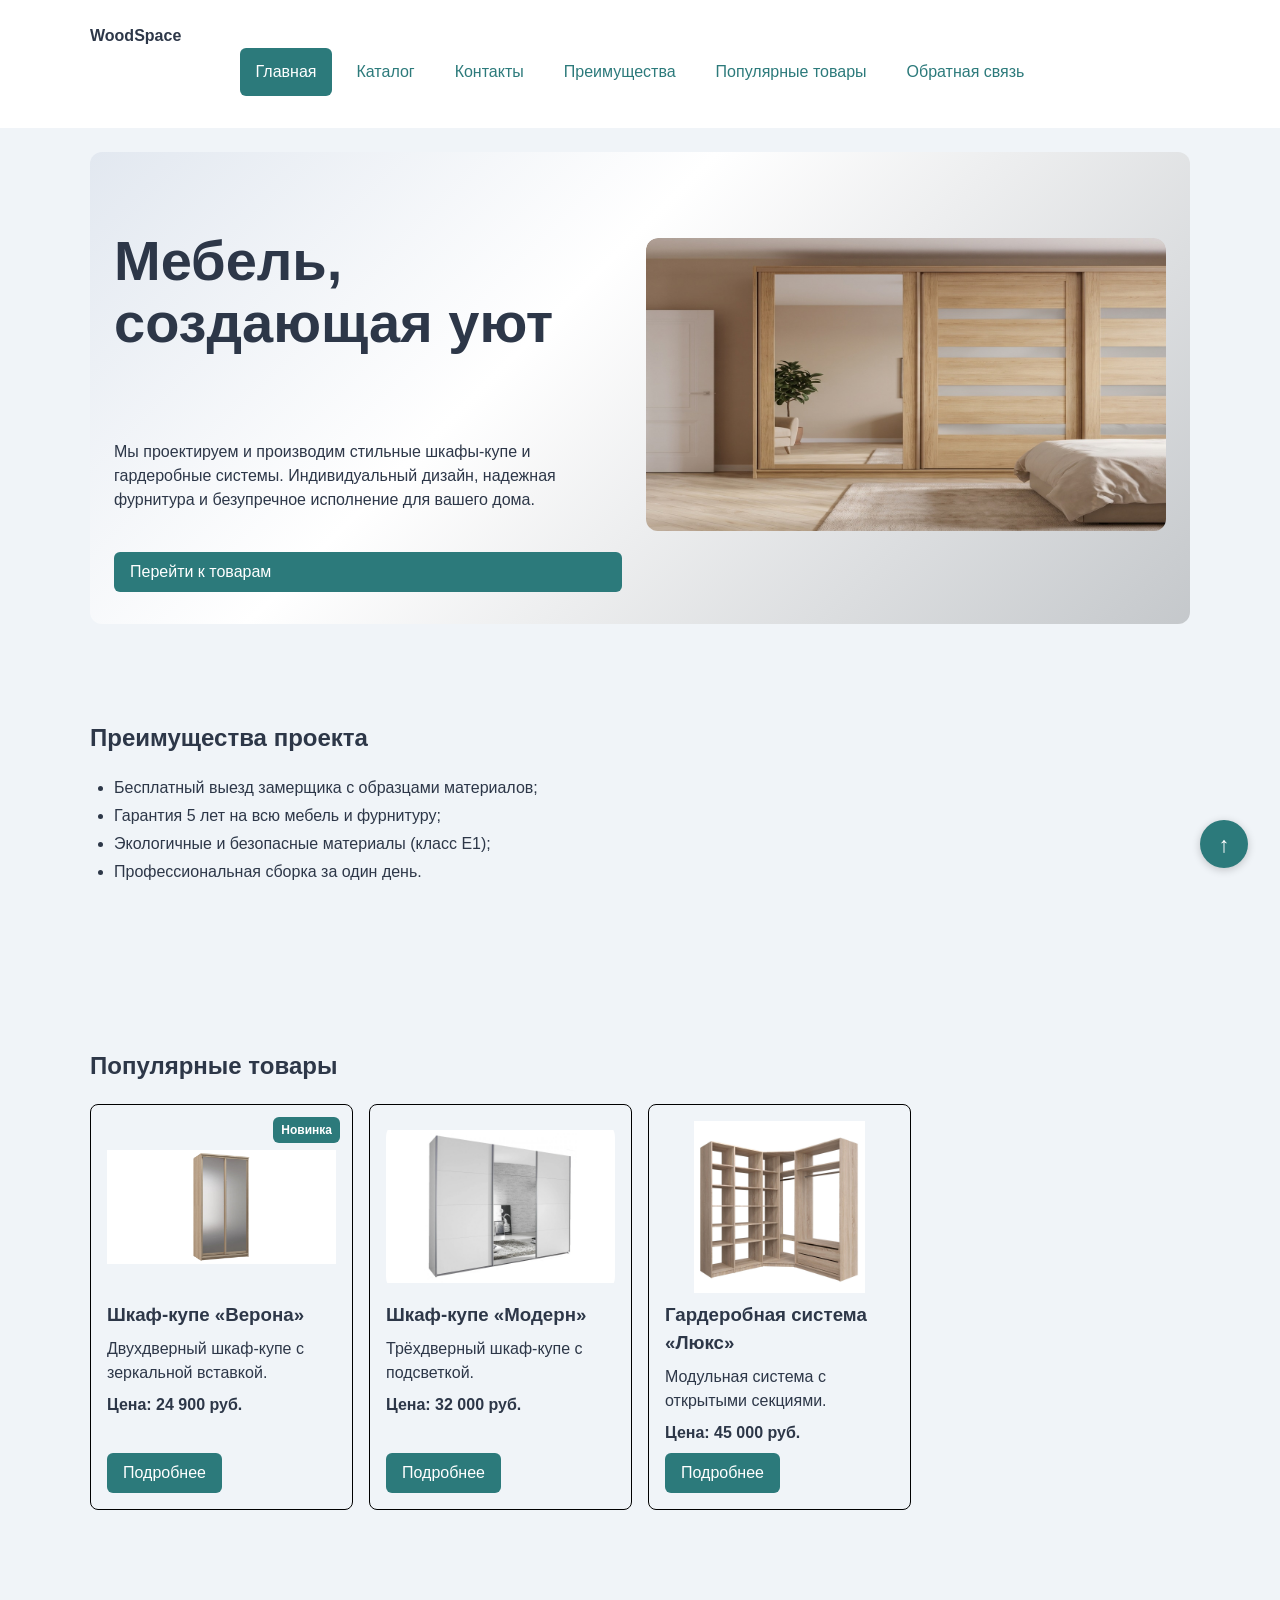
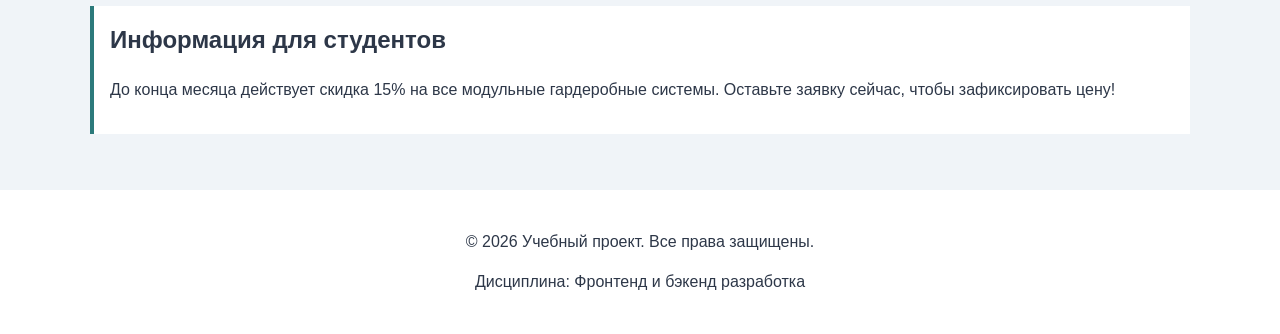
<file: index.html>
<!DOCTYPE html>
<html lang="ru">
<head>
  <meta charset="UTF-8">
  <meta name="viewport" content="width=device-width, initial-scale=1.0">
  <title>WoodSpace</title>
  <link rel="stylesheet" href="css/style.css">
  <link rel="stylesheet" href="css/responsive.css">
  <script src="js/main.js" defer></script>
  <meta property="og:type" content="website">
  <meta property="og:title" content="WoodSpace">
  <meta property="og:description" content="WoodSpace - магазин фурнитуры.">
  <meta property="og:image" content="https://kyarlykov.github.io/kr1-html-css-shop/images/preview.jpg">
</head>
<body>
  <a class="skip-link" href="#main">Перейти к основному содержимому</a>
  <header class="site-header">
    <div class="site-header__inner">
      <a class="site-header__logo" href="index.html">WoodSpace</a>

      <nav class="site-nav" aria-label="Основная навигация">
        <ul class="site-nav__list">
          <li class="site-nav__item">
            <a class="site-nav__link site-nav__link--active" href="index.html" aria-current="page">Главная</a>
          </li>
          <li class="site-nav__item">
            <a class="site-nav__link" href="catalog.html">Каталог</a>
          </li>
          <li class="site-nav__item">
            <a class="site-nav__link" href="contacts.html">Контакты</a>
          </li>
          <li class="site-nav__item">
            <a class="site-nav__link" href="index.html#advantages">Преимущества</a>
          </li>
          <li class="site-nav__item">
            <a class="site-nav__link" href="index.html#popular">Популярные товары</a>
          </li>
          <li class="site-nav__item">
            <a class="site-nav__link" href="index.html#contacts">Обратная связь</a>
          </li>
        </ul>
      </nav>
    </div>
  </header>

  <main id="main" class="page-main">
    <section class="hero">
      <div class="hero__content">
        <h1 class="hero__title">Мебель, создающая уют</h1>
        <p>
          Мы проектируем и производим стильные шкафы-купе и гардеробные системы. 
          Индивидуальный дизайн, надежная фурнитура и безупречное исполнение для вашего дома.
        </p>
        <a class="button button--primary" href="#popular">Перейти к товарам</a>
      </div>

      <div class="hero__carousel">
        <picture class="hero__slide">
          <source media="(min-width: 1024px)" srcset="images/hero-desktop.jpg">
          <source media="(min-width: 768px)" srcset="images/hero-tablet.jpg">
          <img src="images/hero-mobile.jpg" alt="Шкаф-купе из светлого дерева">
        </picture>

        <picture class="hero__slide">
          <source media="(min-width: 1024px)" srcset="images/hero-desktop2.jpg">
          <source media="(min-width: 768px)" srcset="images/hero-tablet2.jpg">
          <img src="images/hero-mobile2.jpg" alt="Шкаф-купе с матовыми вставками">
        </picture>
      </div>
    </section>

    <section class="section" id="advantages">
      <h2 class="section__title">Преимущества проекта</h2>

      <ul class="advantages">
        <li class="advantages__item">Бесплатный выезд замерщика с образцами материалов;</li>
        <li class="advantages__item">Гарантия 5 лет на всю мебель и фурнитуру;</li>
        <li class="advantages__item">Экологичные и безопасные материалы (класс E1);</li>
        <li class="advantages__item">Профессиональная сборка за один день.</li>
      </ul>
    </section>

    <section class="section" id="popular">
      <h2 class="section__title">Популярные товары</h2>
      <div class="products-grid">
        <article class="product-card product-card--featured">
          <span class="product-card__badge">Новинка</span>
          <img class="product-card__image" src="images/wardrobe-verona.jpg" alt="Шкаф-купе «Верона»" loading="lazy">
          <h3 class="product-card__title">Шкаф-купе «Верона»</h3>
          <p class="product-card__description">Двухдверный шкаф-купе с зеркальной вставкой.</p>
          <p class="product-card__price">Цена: 24 900 руб.</p>
          <a class="button button--primary product-card__button" href="product.html?id=1">Подробнее</a>
        </article>

        <article class="product-card">
          <img class="product-card__image" src="images/wardrobe-modern.jpg" alt="Шкаф-купе «Модерн»" loading="lazy">
          <h3 class="product-card__title">Шкаф-купе «Модерн»</h3>
          <p class="product-card__description">Трёхдверный шкаф-купе с подсветкой.</p>
          <p class="product-card__price">Цена: 32 000 руб.</p>
          <a class="button button--primary product-card__button" href="product.html?id=3">Подробнее</a>
        </article>

        <article class="product-card">
          <img class="product-card__image" src="images/wardrobe-lux.jpg" alt="Гардеробная система «Люкс»" loading="lazy">
          <h3 class="product-card__title">Гардеробная система «Люкс»</h3>
          <p class="product-card__description">Модульная система с открытыми секциями.</p>
          <p class="product-card__price">Цена: 45 000 руб.</p>
          <a class="button button--primary product-card__button" href="product.html?id=5">Подробнее</a>
        </article>
      </div>
    </section>

    <aside class="info-note">
      <h2 class="info-note__title">Информация для студентов</h2>
      <p>
        До конца месяца действует скидка 15% на все модульные гардеробные системы. 
        Оставьте заявку сейчас, чтобы зафиксировать цену!
      </p>
    </aside>
  </main>

  <footer class="site-footer" id="contacts">
    <p>&copy; 2026 Учебный проект. Все права защищены.</p>
    <p>Дисциплина: Фронтенд и бэкенд разработка</p>
  </footer>

  <dialog class="order-dialog" id="order-dialog" aria-labelledby="order-dialog-title">
    <h2 class="order-dialog__title" id="order-dialog-title">Оформление заявки</h2>

    <form class="order-form" id="order-form" action="#" method="post" novalidate>
      <input id="selected-product" name="selected-product" type="hidden">

      <div class="order-form__field">
        <label class="order-form__label" for="order-name">Имя</label>
        <input
          class="order-form__input"
          id="order-name"
          name="name"
          type="text"
          placeholder="Введите ваше имя"
          minlength="2"
          autocomplete="given-name"
          required
        >
      </div>

      <div class="order-form__field">
        <label class="order-form__label" for="order-email">E-mail</label>
        <input
          class="order-form__input"
          id="order-email"
          name="email"
          type="email"
          placeholder="example@mail.ru"
          autocomplete="email"
          required
        >
      </div>

      <div class="order-form__field">
        <label class="order-form__label" for="order-phone">Телефон</label>
        <input
          class="order-form__input"
          id="order-phone"
          name="phone"
          type="tel"
          inputmode="tel"
          placeholder="+7 (900) 000-00-00"
          pattern="^\+7 \(\d{3}\) \d{3}-\d{2}-\d{2}$"
          required
          aria-describedby="phone-hint" 
        >
        <small class="order-form__hint" id="phone-hint">Формат: +7 (900) 000-00-00</small>
      </div>

      <div class="order-form__field">
        <label class="order-form__label" for="order-date">Дата связи</label>
        <input
          class="order-form__input"
          id="order-date"
          name="date"
          type="date"
        >
      </div>

      <div class="order-form__field">
        <label class="order-form__label" for="order-topic">Тема заявки</label>
        <select class="order-form__select" id="order-topic" name="topic" required>
          <option value="">Выберите тему</option>
          <option value="product">Заказ товара</option>
          <option value="consultation">Консультация</option>
          <option value="delivery">Доставка</option>
        </select>
      </div>

      <div class="order-form__field">
        <label class="order-form__label" for="order-comment">Комментарий</label>
        <textarea
          class="order-form__textarea"
          id="order-comment"
          name="comment"
          rows="4"
          placeholder="Укажите дополнительную информацию"
        ></textarea>
      </div>

      <div class="order-form__field order-form__field--checkbox">
        <label class="order-form__label">
          <input
            class="order-form__checkbox"
            id="order-agreement"
            name="agreement"
            type="checkbox"
            required
          >
          Я согласен на обработку данных
        </label>
      </div>

      <div class="order-form__actions">
        <button class="button button--secondary" type="button" id="close-order-dialog">
          Закрыть
        </button>
        <button class="button button--primary" type="submit">
          Отправить заявку
        </button>
      </div>
    </form>
  </dialog>

  <p class="success-message" id="success-message" hidden>
    Форма успешно отправлена!
  </p>
  <a class="to-top" href="#" aria-label="Наверх">↑</a>
</body>
</html>
</file>
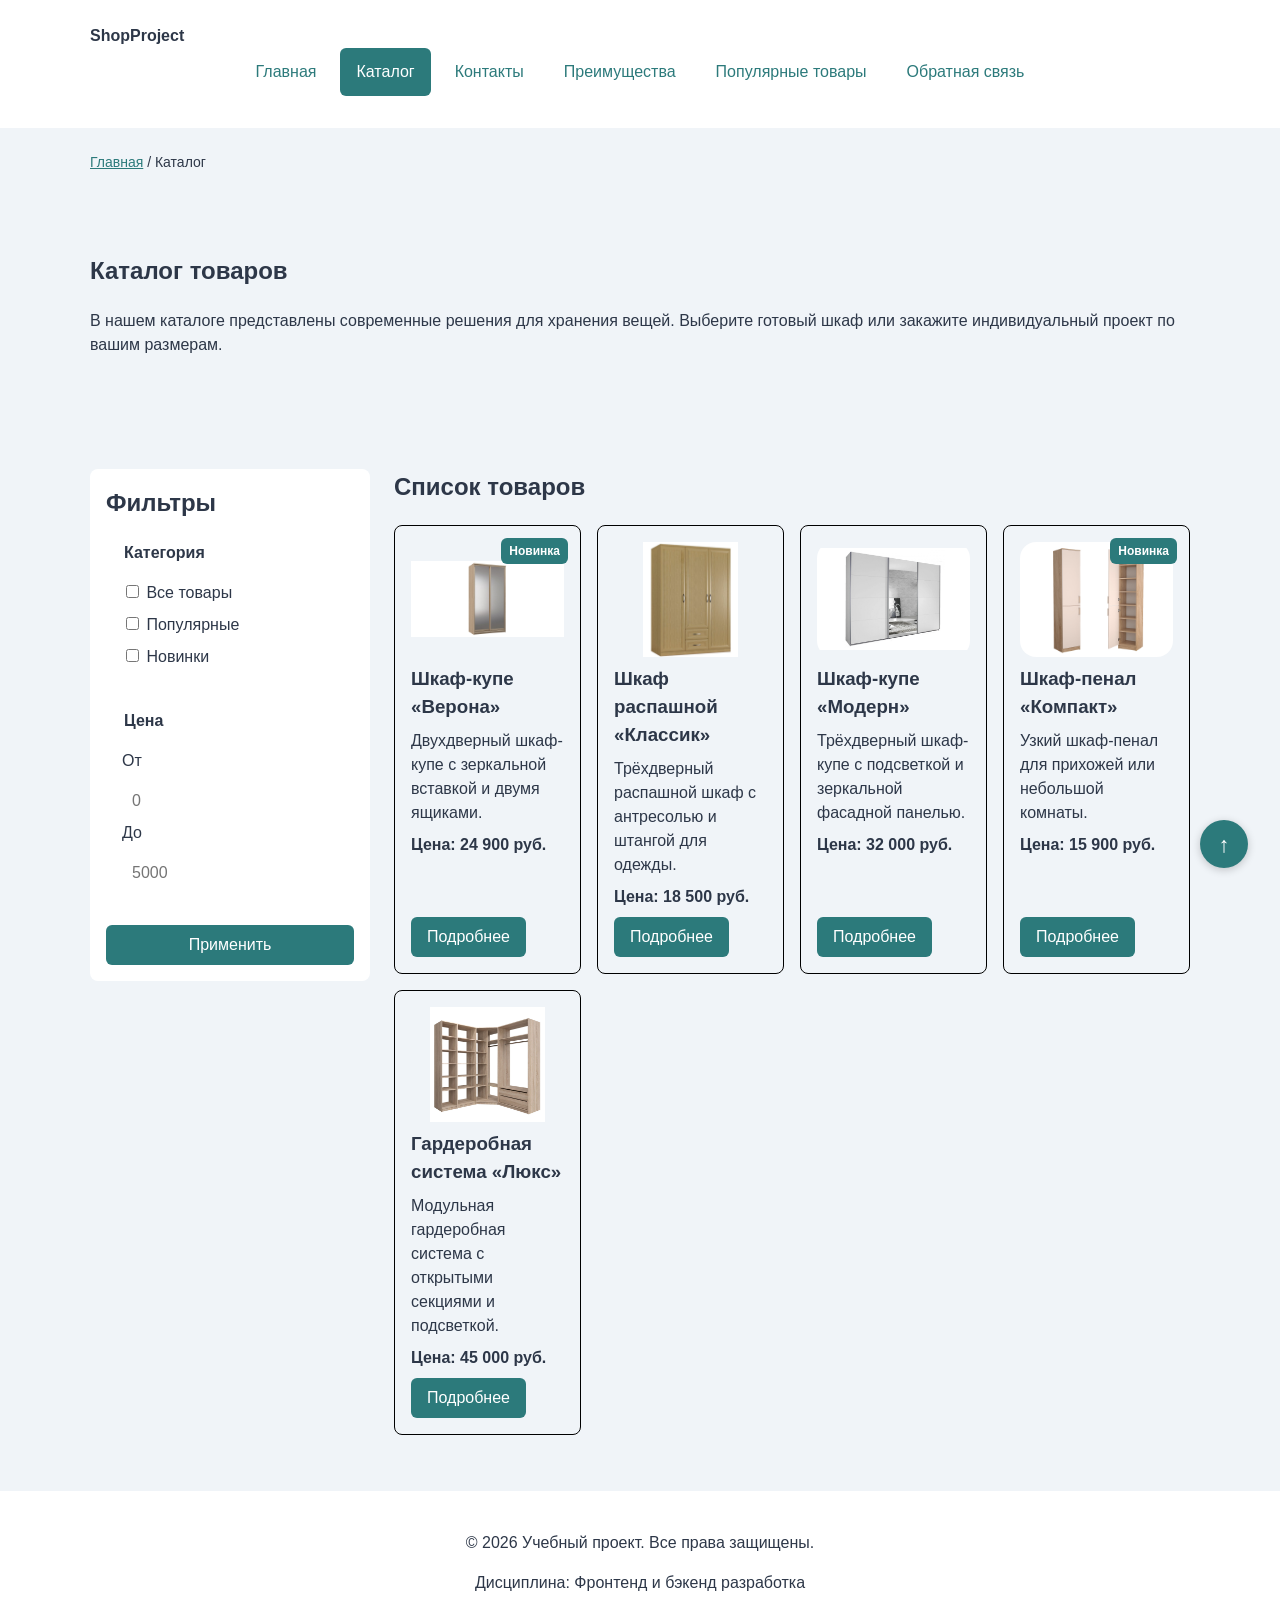
<file: catalog.html>
<!DOCTYPE html>
<html lang="ru">
<head>
  <meta charset="UTF-8">
  <meta name="viewport" content="width=device-width, initial-scale=1.0">
  <meta name="description" content="Каталог товаров учебного интернет-магазина.">
  <title>Каталог товаров — Учебный интернет-магазин</title>
  <link rel="stylesheet" href="css/style.css">
  <link rel="stylesheet" href="css/responsive.css">
  <meta property="og:type" content="website">
  <meta property="og:title" content="Каталог товаров — Учебный интернет-магазин">
  <meta property="og:description" content="Учебный frontend-проект интернет-магазина.">
  <meta property="og:image" content="https://kyarlykov.github.io/kr1-html-css-shop/images/preview.jpg">
</head>
<body>
  <a class="skip-link" href="#main">Перейти к основному содержимому</a>
  <header class="site-header">
    <div class="site-header__inner">
      <a class="site-header__logo" href="index.html">ShopProject</a>

      <nav class="site-nav" aria-label="Основная навигация">
        <ul class="site-nav__list">
          <li class="site-nav__item">
            <a class="site-nav__link" href="index.html">Главная</a>
          </li>
          <li class="site-nav__item">
            <a class="site-nav__link site-nav__link--active" href="catalog.html" aria-current="page">Каталог</a>
          </li>
          <li class="site-nav__item">
            <a class="site-nav__link" href="contacts.html">Контакты</a>
          </li>
          <li class="site-nav__item">
            <a class="site-nav__link" href="index.html#advantages">Преимущества</a>
          </li>
          <li class="site-nav__item">
            <a class="site-nav__link" href="index.html#popular">Популярные товары</a>
          </li>
          <li class="site-nav__item">
            <a class="site-nav__link" href="index.html#contacts">Обратная связь</a>
          </li>
        </ul>
      </nav>
    </div>
  </header>

  <main id="main" class="page-main">
    <nav class="breadcrumbs" aria-label="Хлебные крошки">
      <a class="breadcrumbs__link" href="index.html">Главная</a>
      <span class="breadcrumbs__current">Каталог</span>
    </nav>

    <section class="section">
      <h1 class="section__title">Каталог товаров</h1>
      <p>
        В нашем каталоге представлены современные решения для хранения вещей. 
        Выберите готовый шкаф или закажите индивидуальный проект по вашим размерам.
      </p>
    </section>

    <section class="catalog-layout">
      <aside class="catalog-filters">
        <h2 class="catalog-filters__title">Фильтры</h2>

        <form class="catalog-filters__form" action="#" method="get">
          <fieldset class="catalog-filters__group">
            <legend class="catalog-filters__legend">Категория</legend>

            <label class="catalog-filters__label">
              <input class="catalog-filters__checkbox" type="checkbox" name="category" value="all">
              Все товары
            </label>

            <label class="catalog-filters__label">
              <input class="catalog-filters__checkbox" type="checkbox" name="category" value="popular">
              Популярные
            </label>

            <label class="catalog-filters__label">
              <input class="catalog-filters__checkbox" type="checkbox" name="category" value="new">
              Новинки
            </label>
          </fieldset>

          <fieldset class="catalog-filters__group">
            <legend class="catalog-filters__legend">Цена</legend>

            <label class="catalog-filters__label" for="price-from">От</label>
            <input class="catalog-filters__input" id="price-from" name="price-from" type="number" min="0" placeholder="0">

            <label class="catalog-filters__label" for="price-to">До</label>
            <input class="catalog-filters__input" id="price-to" name="price-to" type="number" min="0" placeholder="5000">
          </fieldset>

          <button class="button button--primary" type="submit">Применить</button>
        </form>
      </aside>

      <section class="catalog-layout__products">
        <h2 class="section__title">Список товаров</h2>
        <div class="products-grid">
          <article class="product-card">
            <span class="product-card__badge">Новинка</span>
            <img
              class="product-card__image"
              src="images/wardrobe-verona.jpg"
              alt="Шкаф-купе «Верона»"
              loading="lazy"
            >
            <h3 class="product-card__title">Шкаф-купе «Верона»</h3>
            <p class="product-card__description">Двухдверный шкаф-купе с зеркальной вставкой и двумя ящиками.</p>
            <p class="product-card__price">Цена: 24 900 руб.</p>
            <a class="button button--primary product-card__button" href="product.html?id=1">Подробнее</a>
          </article>

          <article class="product-card">
            <img
              class="product-card__image"
              src="images/wardrobe-classic.jpg"
              alt="Шкаф распашной «Классик»"
              loading="lazy"
            >
            <h3 class="product-card__title">Шкаф распашной «Классик»</h3>
            <p class="product-card__description">Трёхдверный распашной шкаф с антресолью и штангой для одежды.</p>
            <p class="product-card__price">Цена: 18 500 руб.</p>
            <a class="button button--primary product-card__button" href="product.html?id=2">Подробнее</a>
          </article>

          <article class="product-card">
            <img
              class="product-card__image"
              src="images/wardrobe-modern.jpg"
              alt="Шкаф-купе «Модерн»"
              loading="lazy"
            >
            <h3 class="product-card__title">Шкаф-купе «Модерн»</h3>
            <p class="product-card__description">Трёхдверный шкаф-купе с подсветкой и зеркальной фасадной панелью.</p>
            <p class="product-card__price">Цена: 32 000 руб.</p>
            <a class="button button--primary product-card__button" href="product.html?id=3">Подробнее</a>
          </article>

          <article class="product-card">
            <span class="product-card__badge">Новинка</span>
            <img
              class="product-card__image"
              src="images/wardrobe-compact.jpg"
              alt="Шкаф-пенал «Компакт»"
              loading="lazy"
            >
            <h3 class="product-card__title">Шкаф-пенал «Компакт»</h3>
            <p class="product-card__description">Узкий шкаф-пенал для прихожей или небольшой комнаты.</p>
            <p class="product-card__price">Цена: 15 900 руб.</p>
            <a class="button button--primary product-card__button" href="product.html?id=4">Подробнее</a>
          </article>

          <article class="product-card">
            <img
              class="product-card__image"
              src="images/wardrobe-lux.jpg"
              alt="Гардеробная система «Люкс»"
              loading="lazy"
            >
            <h3 class="product-card__title">Гардеробная система «Люкс»</h3>
            <p class="product-card__description">Модульная гардеробная система с открытыми секциями и подсветкой.</p>
            <p class="product-card__price">Цена: 45 000 руб.</p>
            <a class="button button--primary product-card__button" href="product.html?id=5">Подробнее</a>
          </article>
        </div>
        </section>
      </section>
  </main>

  <footer class="site-footer">
    <p>&copy; 2026 Учебный проект. Все права защищены.</p>
    <p>Дисциплина: Фронтенд и бэкенд разработка</p>
  </footer>
  <a class="to-top" href="#" aria-label="Наверх">↑</a>
</body>
</html>
</file>
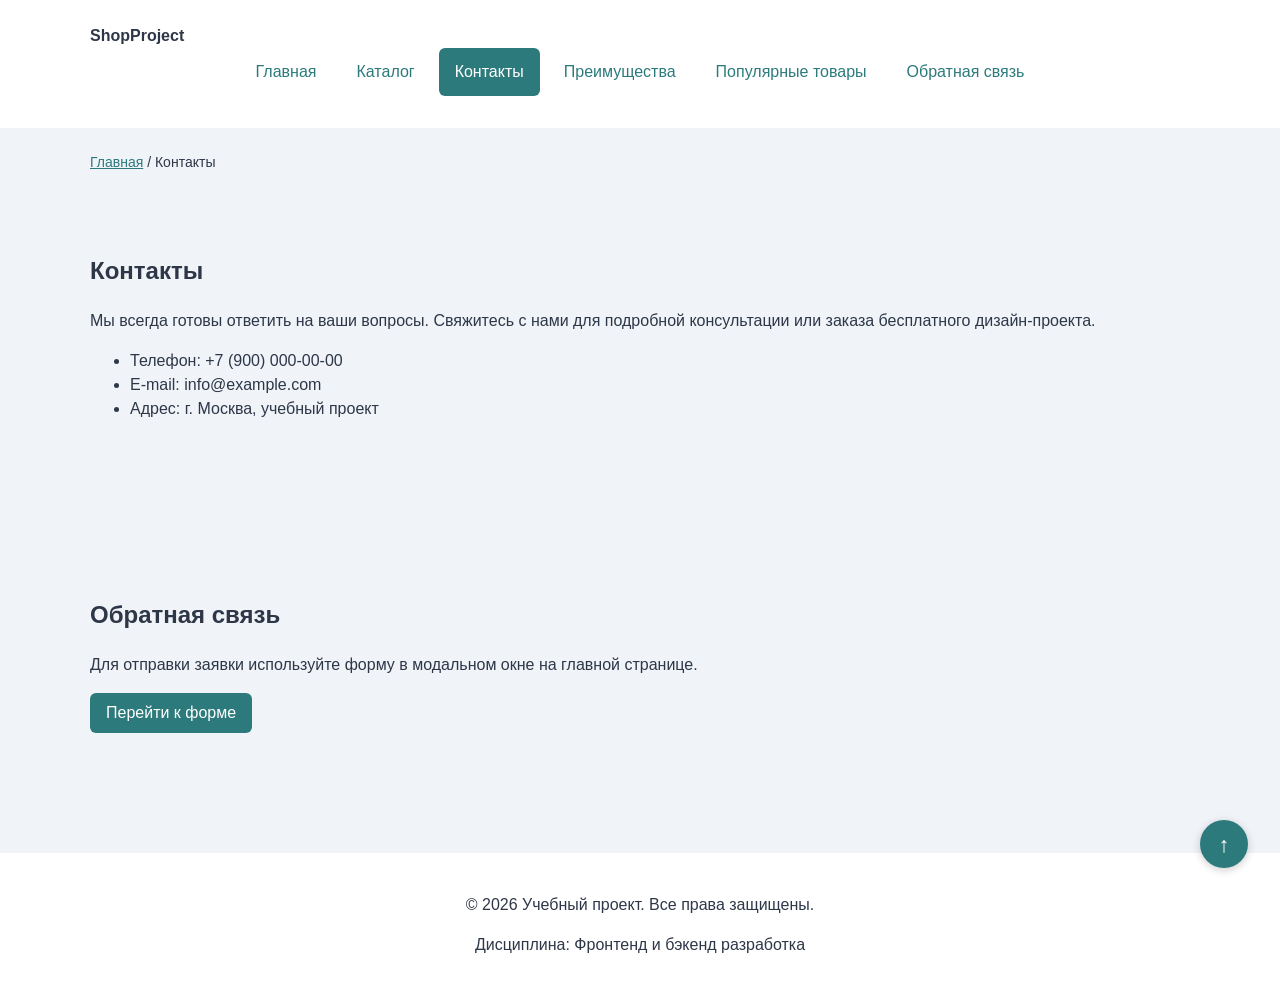
<file: contacts.html>
<!DOCTYPE html>
<html lang="ru">
<head>
  <meta charset="UTF-8">
  <meta name="viewport" content="width=device-width, initial-scale=1.0">
  <meta name="description" content="Контактная информация учебного интернет-магазина.">
  <title>Контакты — Учебный интернет-магазин</title>
  <link rel="stylesheet" href="css/style.css">
  <link rel="stylesheet" href="css/responsive.css">
  <meta property="og:type" content="website">
  <meta property="og:title" content="Контакты — Учебный интернет-магазин">
  <meta property="og:description" content="Учебный frontend-проект интернет-магазина.">
  <meta property="og:image" content="https://kyarlykov.github.io/kr1-html-css-shop/images/preview.jpg">
</head>
<body>
  <a class="skip-link" href="#main">Перейти к основному содержимому</a>
  <header class="site-header">
    <div class="site-header__inner">
      <a class="site-header__logo" href="index.html">ShopProject</a>

      <nav class="site-nav" aria-label="Основная навигация">
        <ul class="site-nav__list">
          <li class="site-nav__item">
            <a class="site-nav__link" href="index.html">Главная</a>
          </li>
          <li class="site-nav__item">
            <a class="site-nav__link" href="catalog.html">Каталог</a>
          </li>
          <li class="site-nav__item">
            <a class="site-nav__link site-nav__link--active" href="contacts.html" aria-current="page">Контакты</a>
          </li>
          <li class="site-nav__item">
            <a class="site-nav__link" href="index.html#advantages">Преимущества</a>
          </li>
          <li class="site-nav__item">
            <a class="site-nav__link" href="index.html#popular">Популярные товары</a>
          </li>
          <li class="site-nav__item">
            <a class="site-nav__link" href="index.html#contacts">Обратная связь</a>
          </li>
        </ul>
      </nav>
    </div>
  </header>

  <main id="main" class="page-main">
    <nav class="breadcrumbs" aria-label="Хлебные крошки">
      <a class="breadcrumbs__link" href="index.html">Главная</a>
      <span class="breadcrumbs__current">Контакты</span>
    </nav>

    <section class="section">
      <h1 class="section__title">Контакты</h1>
      <p>
        Мы всегда готовы ответить на ваши вопросы. Свяжитесь с нами для подробной консультации или заказа бесплатного дизайн-проекта.
      </p>

      <ul>
        <li>Телефон: +7 (900) 000-00-00</li>
        <li>E-mail: info@example.com</li>
        <li>Адрес: г. Москва, учебный проект</li>
      </ul>
    </section>

    <section class="section" id="feedback">
      <h2 class="section__title">Обратная связь</h2>
      <p>
        Для отправки заявки используйте форму в модальном окне на главной странице.
      </p>
      <a class="button button--primary" href="index.html#contacts">Перейти к форме</a>
    </section>
  </main>

  <footer class="site-footer">
    <p>&copy; 2026 Учебный проект. Все права защищены.</p>
    <p>Дисциплина: Фронтенд и бэкенд разработка</p>
  </footer>
  <a class="to-top" href="#" aria-label="Наверх">↑</a>
</body>
</html>
</file>
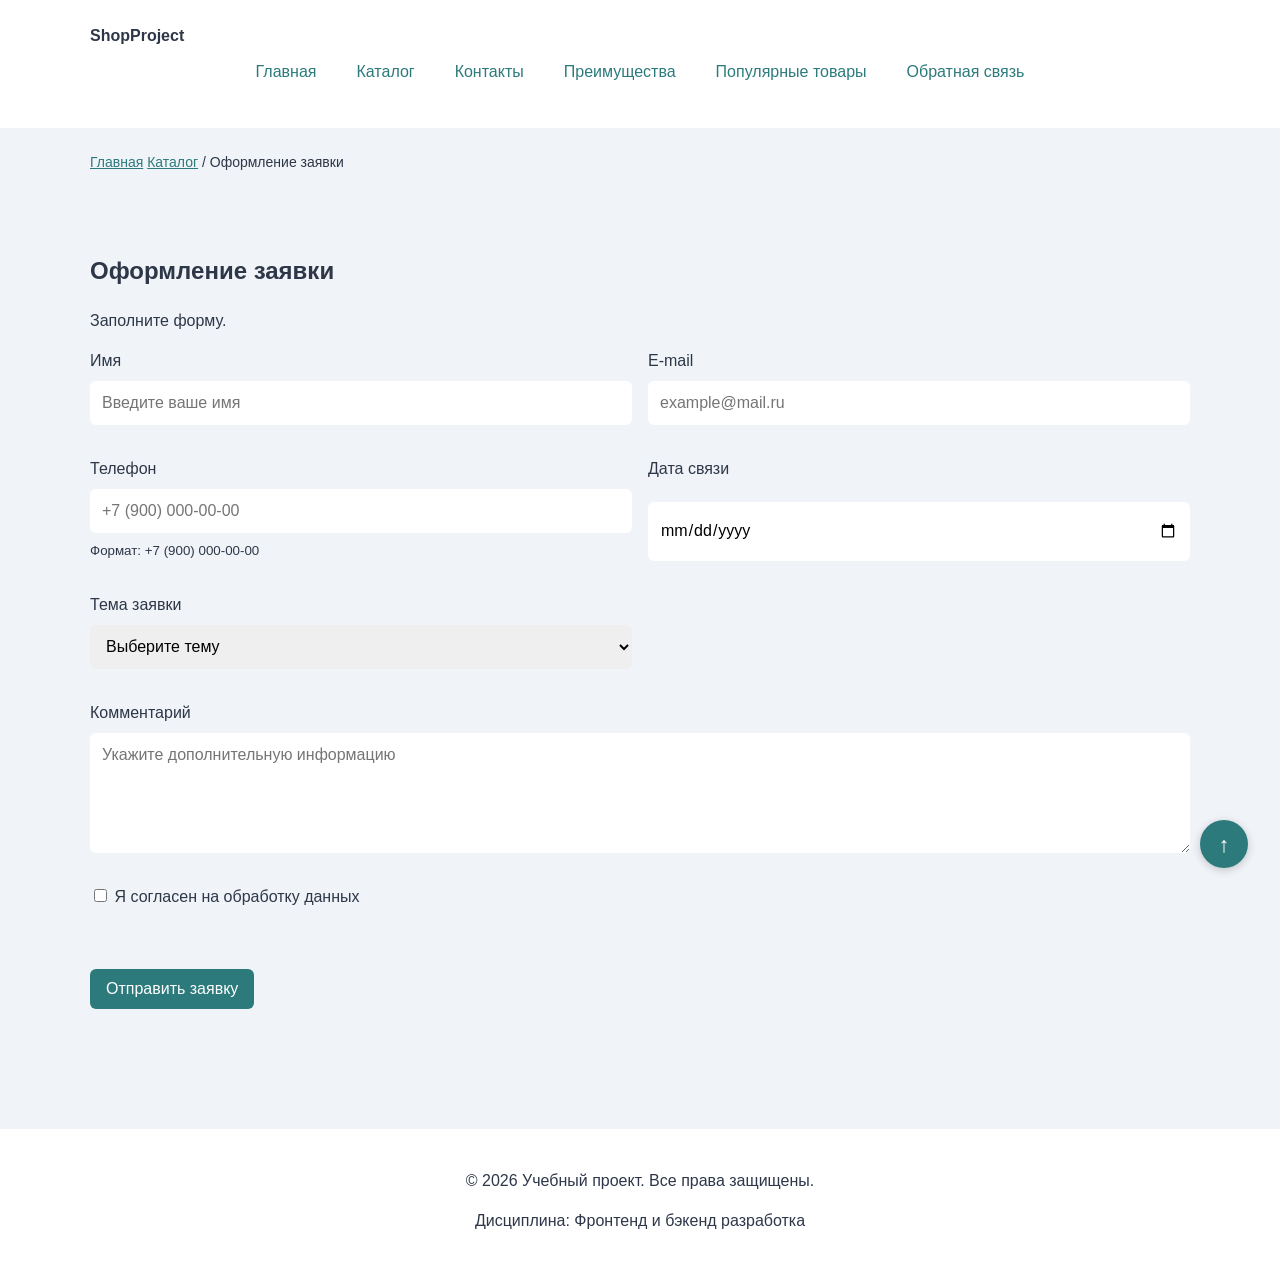
<file: order.html>
<!DOCTYPE html>
<html lang="ru">
<head>
    <meta charset="UTF-8">
    <title>Оформление заявки</title>
    <meta name="viewport" content="width=device-width, initial-scale=1.0">
    <meta name="description" content="Страница оформления заявки учебного интернет-магазина.">
    <link rel = "stylesheet" href = "css/style.css">
    <link rel="stylesheet" href="css/responsive.css">
    <script src="js/main.js" defer></script>
    <meta property="og:type" content="website">
    <meta property="og:title" content="Оформление заявки - Учебный интернет-магазин">
    <meta property="og:description" content="Учебный frontend-проект интернет-магазина.">
    <meta property="og:image" content="https://kyarlykov.github.io/kr1-html-css-shop/images/preview.jpg">
</head>
<body>
    <a class="skip-link" href="#main">Перейти к основному содержимому</a>
        <header class="site-header">
    <div class="site-header__inner">
        <a class="site-header__logo" href="index.html">ShopProject</a>

        <nav class="site-nav" aria-label="Основная навигация">
        <ul class="site-nav__list">
            <li class="site-nav__item">
            <a class="site-nav__link" href="index.html">Главная</a>
            </li>
            <li class="site-nav__item">
            <a class="site-nav__link" href="catalog.html">Каталог</a>
            </li>
            <li class="site-nav__item">
            <a class="site-nav__link" href="contacts.html">Контакты</a>
            </li>
            <li class="site-nav__item">
            <a class="site-nav__link" href="index.html#advantages">Преимущества</a>
            </li>
            <li class="site-nav__item">
            <a class="site-nav__link" href="index.html#popular">Популярные товары</a>
            </li>
            <li class="site-nav__item">
            <a class="site-nav__link" href="index.html#contacts">Обратная связь</a>
            </li>
        </ul>
        </nav>
    </div>
    </header>
    <main id="main" class="page-main">
        <nav class="breadcrumbs" aria-label="Хлебные крошки">
            <a class="breadcrumbs__link" href="index.html">Главная</a>
            <a class="breadcrumbs__link" href="catalog.html">Каталог</a>
            <span class="breadcrumbs__current">Оформление заявки</span>
        </nav>

        <section class="section">
            <h1 class="section__title">Оформление заявки</h1>
            <p>Заполните форму.</p>
              <form class="order-form" id="order-form" action="#" method="post" novalidate>
                <div class="order-form__field">
                <label class="order-form__label" for="order-name">Имя</label>
                <input
                    class="order-form__input"
                    id="order-name"
                    name="name"
                    type="text"
                    placeholder="Введите ваше имя"
                    minlength="2"
                    autocomplete="given-name"
                    required
                >
                </div>

                <div class="order-form__field">
                <label class="order-form__label" for="order-email">E-mail</label>
                <input
                    class="order-form__input"
                    id="order-email"
                    name="email"
                    type="email"
                    placeholder="example@mail.ru"
                    autocomplete="email"
                    required
                >
                </div>

                <div class="order-form__field">
                <label class="order-form__label" for="order-phone">Телефон</label>
                <input
                    class="order-form__input"
                    id="order-phone"
                    name="phone"
                    type="tel"
                    inputmode="tel"
                    placeholder="+7 (900) 000-00-00"
                    pattern="^\+7 \(\d{3}\) \d{3}-\d{2}-\d{2}$"
                    required
                    aria-describedby="phone-hint" 
                >
                <small class="order-form__hint" id="phone-hint">Формат: +7 (900) 000-00-00</small>
                </div>

                <div class="order-form__field">
                <label class="order-form__label" for="order-date">Дата связи</label>
                <input
                    class="order-form__input"
                    id="order-date"
                    name="date"
                    type="date"
                >
                </div>

                <div class="order-form__field">
                <label class="order-form__label" for="order-topic">Тема заявки</label>
                <select class="order-form__select" id="order-topic" name="topic" required>
                    <option value="">Выберите тему</option>
                    <option value="product">Заказ товара</option>
                    <option value="consultation">Консультация</option>
                    <option value="delivery">Доставка</option>
                </select>
                </div>

                <div class="order-form__field">
                <label class="order-form__label" for="order-comment">Комментарий</label>
                <textarea
                    class="order-form__textarea"
                    id="order-comment"
                    name="comment"
                    rows="4"
                    placeholder="Укажите дополнительную информацию"
                ></textarea>
                </div>

                <div class="order-form__field order-form__field--checkbox">
                <label class="order-form__label">
                    <input
                    class="order-form__checkbox"
                    id="order-agreement"
                    name="agreement"
                    type="checkbox"
                    required
                    >
                    Я согласен на обработку данных
                </label>
                </div>

                <div class="order-form__actions">
                <button class="button button--primary" type="submit">
                    Отправить заявку
                </button>
                </div>
        </form>
        </section>
    </main>
    <footer class="site-footer">
        <p>&copy; 2026 Учебный проект. Все права защищены.</p>
        <p>Дисциплина: Фронтенд и бэкенд разработка</p>
    </footer>
    <a class="to-top" href="#" aria-label="Наверх">↑</a>
</body>
</html>
</file>
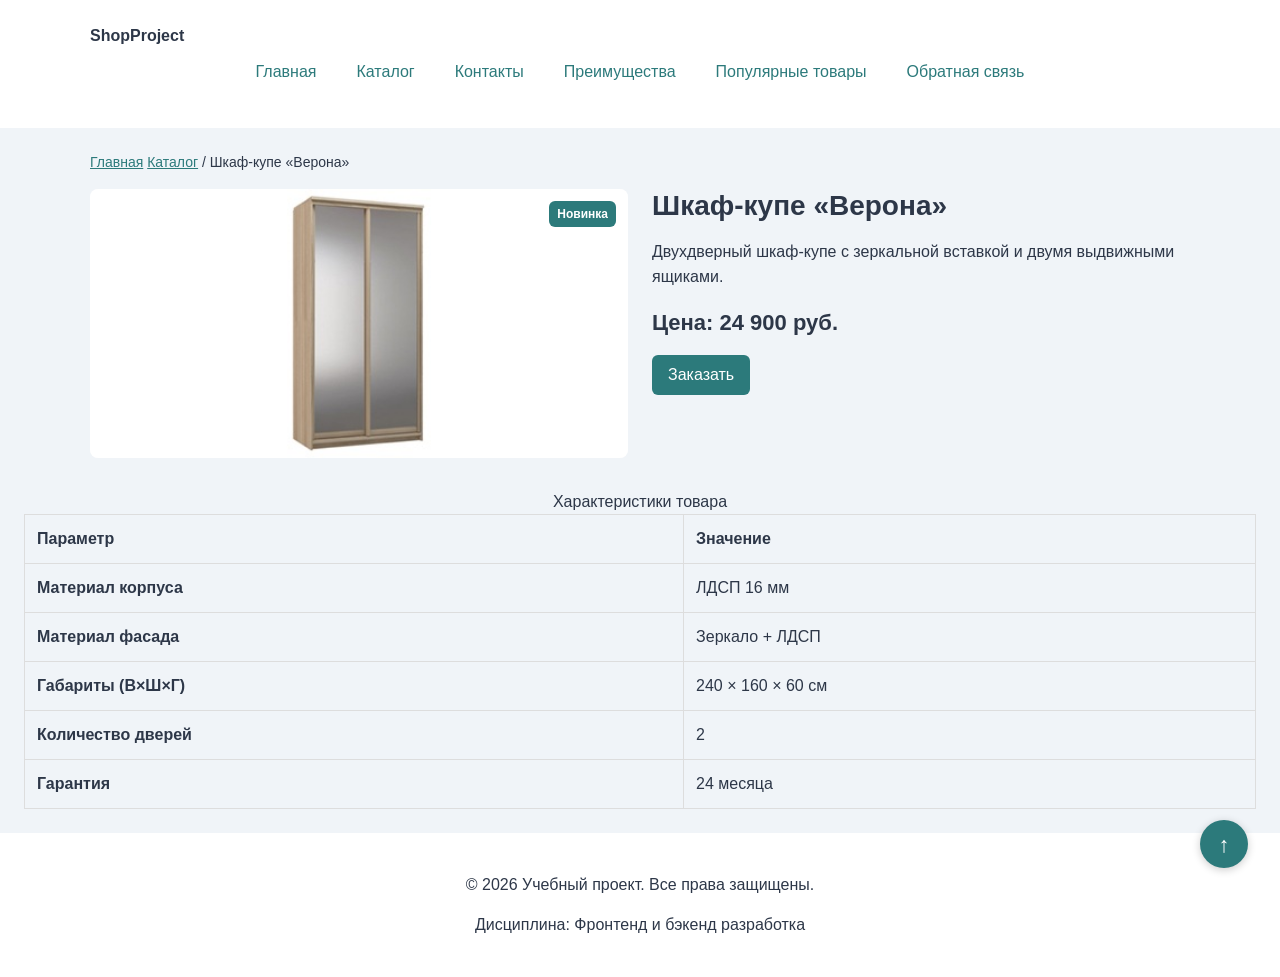
<file: product.html>
<!DOCTYPE html>
<html lang="ru">
<head>
    <meta charset="UTF-8">
    <title>Шкаф-купе «Верона»</title>
    <meta name="viewport" content="width=device-width, initial-scale=1.0">
    <meta name="description" content="Карточка товара с подробным описанием.">
    <link rel = "stylesheet" href = "css/style.css">
    <link rel="stylesheet" href="css/responsive.css">
    <script src="js/products.js" defer></script>
    <meta property="og:type" content="website">
    <meta property="og:title" content="Учебный интернет-магазин">
    <meta property="og:description" content="Учебный frontend-проект интернет-магазина.">
    <meta property="og:image" content="https://kyarlykov.github.io/kr1-html-css-shop/images/preview.jpg">
</head>
<body>
    <a class="skip-link" href="#main">Перейти к основному содержимому</a>
    <header class="site-header">
    <div class="site-header__inner">
        <a class="site-header__logo" href="index.html">ShopProject</a>

        <nav class="site-nav" aria-label="Основная навигация">
        <ul class="site-nav__list">
            <li class="site-nav__item">
            <a class="site-nav__link" href="index.html">Главная</a>
            </li>
            <li class="site-nav__item">
            <a class="site-nav__link" href="catalog.html">Каталог</a>
            </li>
            <li class="site-nav__item">
            <a class="site-nav__link" href="contacts.html">Контакты</a>
            </li>
            <li class="site-nav__item">
            <a class="site-nav__link" href="index.html#advantages">Преимущества</a>
            </li>
            <li class="site-nav__item">
            <a class="site-nav__link" href="index.html#popular">Популярные товары</a>
            </li>
            <li class="site-nav__item">
            <a class="site-nav__link" href="index.html#contacts">Обратная связь</a>
            </li>
        </ul>
        </nav>
    </div>
    </header>

    <main id="main" class="page-main">
        <nav class="breadcrumbs" aria-label="Хлебные крошки">
            <a class="breadcrumbs__link" href="index.html">Главная</a>
            <a class="breadcrumbs__link" href="catalog.html">Каталог</a>
            <span class="breadcrumbs__current">Товар 1</span>
        </nav>
        <section class="product">
            <div class="product__media">
                <img
                    class="product__image"
                    src="images/wardrobe-verona.jpg"
                    srcset="images/wardrobe-verona-480.jpg 480w,
                            images/wardrobe-verona-640.jpg 640w,
                            images/wardrobe-verona-960.jpg 960w"
                    sizes="(max-width: 639px) 100vw,
                            (max-width: 1023px) 50vw,
                            33vw"
                    alt="Шкаф-купе «Верона»"
                    width="640"
                    height="480"
                    loading="lazy"
                >
                <span class="product__badge">Новинка</span>
            </div>

            <div class="product__info">
                <h1 class="product__title">Шкаф-купе «Верона»</h1>
                <p class="product__description">Двухдверный шкаф-купе с зеркальной вставкой и двумя выдвижными ящиками.</p>
                <p class="product__price">Цена: 24 900 руб.</p>
                <a class="button button--primary product__button" href="order.html">Заказать</a>
            </div>
        </section>
        <div class="table-wrapper">
            <table class="product-table">
                <caption>Характеристики товара</caption>
                <thead>
                <tr>
                    <th scope="col">Параметр</th>
                    <th scope="col">Значение</th>
                </tr>
                </thead>
                <tbody class="product__specs-body">
                
                </tbody>
            </table>
        </div>

    </main>
    <footer class = "site-footer">
        <p>&copy; 2026 Учебный проект. Все права защищены.</p>
        <p>Дисциплина: Фронтенд и бэкенд разработка</p>
    </footer>
    <a class="to-top" href="#" aria-label="Наверх">↑</a>
</body>
</html>
</file>
<file: css/style.css>
/* ===============================
   1. Переменные проекта
   =============================== */

:root {
  --color-bg: #f0f4f8; /* Очень светлый серо-голубой фон */
  --color-surface: #ffffff; /* Чистый белый для карточек */
  --color-surface-accent: #e2e8f0; /* Светло-серый для выделений */
  --color-primary: #2c7a7b; /* Глубокий бирюзовый / морская волна */
  --color-primary-dark: #235e5f; /* Темно-бирюзовый при наведении */
  --color-text: #2d3748; /* Темно-серый, мягче черного */
  --color-danger: #e53e3e;
  --color-success: #38a169;
  --color-success-bg: #f0fff4;
  --color-white: #ffffff;

  --space-xs: 4px;
  --space-sm: 8px;
  --space-md: 16px;
  --space-lg: 24px;
  --space-xl: 32px;

  --radius-sm: 6px;
  --radius-md: 8px;
  --radius-lg: 12px;

  --container-width: 1100px;
}

/* ===============================
   2. Базовые стили
   =============================== */

* {
  box-sizing: border-box;
}

body {
  margin: 0;
  font-family: Arial, sans-serif;
  line-height: 1.5;
  color: var(--color-text);
  background-color: var(--color-bg);
  display: flex;
  flex-direction: column;
  min-height: 100vh;
}

html {
  scroll-behavior: smooth;
}

:target {
  outline: 2px dashed var(--color-primary);
  outline-offset: 4px;
}

a {
  color: var(--color-primary);
}

a:hover {
  color: var(--color-primary-dark);
}

a:focus-visible {
  outline: 2px solid var(--color-primary);
  outline-offset: 3px;
}

/* ===============================
   3. Шапка сайта и навигация
   =============================== */

.site-header {
  padding: var(--space-lg);
  background-color: var(--color-surface);
}

.site-header__inner {
  max-width: var(--container-width);
  margin: 0 auto;
}

.site-header__logo {
  display: inline-block;
  font-weight: 700;
  color: var(--color-text);
  text-decoration: none;
}

.site-nav__list {
  display: flex;
  flex-wrap: wrap;
  justify-content: center;
  align-items: center;
  gap: var(--space-md);
  padding: 0;
  margin: var(--space-md) 0 0;
  list-style: none;
}

.site-nav__item {
  margin-bottom: var(--space-sm);
}

.site-nav__link {
  display: inline-block;
  padding: var(--space-sm) var(--space-md);
  color: var(--color-primary);
  text-decoration: none;
  border-radius: var(--radius-sm);
}

.site-nav__link:hover {
  color: var(--color-white);
  background-color: var(--color-primary);
}

.site-nav__link:focus-visible {
  outline: 2px solid var(--color-primary);
  outline-offset: 3px;
}

.site-nav__link--active {
  color: var(--color-white);
  background-color: var(--color-primary);
}

/* ===============================
   4. Основные блоки страницы
   =============================== */

.page-main {
  padding: var(--space-lg);
  flex: 1;
}

.hero {
  max-width: var(--container-width);
  margin: 0 auto var(--space-xl);
  padding: var(--space-xl) var(--space-lg);
  background: linear-gradient(135deg, var(--color-surface-accent) 0%, var(--color-surface) 40%, rgba(0, 0, 0, 0.18) 100%);
  border-radius: var(--radius-lg);
}

.hero__carousel {
  display: flex;
  gap: 16px;
  overflow-x: auto;
  scroll-snap-type: x mandatory;
  border-radius: var(--radius-lg);
  scrollbar-width: none; /* Скрывает полосу прокрутки в Firefox */
}

.hero__carousel::-webkit-scrollbar {
  display: none; /* Скрывает полосу прокрутки в Chrome и Safari */
}

.hero__slide {
  flex: 0 0 100%;
  aspect-ratio: 16 / 9;
  object-fit: cover;
  scroll-snap-align: center;
  border-radius: var(--radius-lg);
}

.hero__slide img {
  width: 100%;
  height: 100%;
  object-fit: cover;
  border-radius: inherit;
}

.section {
  max-width: var(--container-width);
  margin: 0 auto var(--space-xl);
}

.section__title {
  margin-top: 0;
}

.advantages {
  margin: 0;
  padding-left: var(--space-lg);
}

.advantages__item {
  margin-bottom: var(--space-xs);
}

.info-note {
  max-width: var(--container-width);
  margin: 0 auto var(--space-xl);
  padding: var(--space-md);
  border-left: 4px solid var(--color-primary);
  background-color: var(--color-surface);
}

.info-note__title {
  margin-top: 0;
}

/* ===============================
   5. Хлебные крошки
   =============================== */

.breadcrumbs {
  max-width: var(--container-width);
  margin: 0 auto var(--space-md);
  font-size: 14px;
  color: var(--color-muted);
}

.breadcrumbs__link {
  color: var(--color-primary);
}

.breadcrumbs__current::before {
  content: " / ";
  color: var(--color-muted);
}

/* ===============================
   6. Кнопки
   =============================== */

.button {
  display: inline-block;
  padding: var(--space-sm) var(--space-md);
  border: none;
  border-radius: var(--radius-sm);
  font: inherit;
  text-decoration: none;
  cursor: pointer;
}

.button--primary {
  color: var(--color-white);
  background-color: var(--color-primary);
}

.button--primary:hover {
  color: var(--color-white);
  background-color: var(--color-primary-dark);
}

.button--secondary {
  color: var(--color-primary);
  background-color: transparent;
  border: 1px solid var(--color-primary);
}

.button--secondary:hover {
  color: var(--color-white);
  background-color: var(--color-primary);
}

.button:focus-visible {
  outline: 2px solid var(--color-primary);
  outline-offset: 3px;
}

.button:disabled,
.button--disabled {
  opacity: 0.6;
  cursor: not-allowed;
}

/* ===============================
   7. Карточка товара и сетка
   =============================== */

.products-grid {
  display: grid;
  grid-template-columns: repeat(3, 1fr);
  gap: var(--space-lg);
}

.product-card {
  position: relative;
  display: flex;
  flex-direction: column;
  height: 100%;
  gap: var(--space-sm);
  padding: var(--space-md);
  border: 1px solid var(--color-border);
  border-radius: var(--radius-md);
  background-color: var(--color-bg);
}

.product-card__badge {
  position: absolute;
  top: 12px;
  right: 12px;
  padding: var(--space-xs) var(--space-sm);
  font-size: 12px;
  font-weight: 700;
  color: var(--color-white);
  background-color: var(--color-primary);
  border-radius: var(--radius-sm);
  z-index: 1;
}

.product-card:hover {
  border-color: var(--color-primary);
}

.product-card--featured {
  border-color: var(--color-primary);
}

.product-card--discount {
  border-color: var(--color-danger);
}

.product-card__title {
  margin: 0;
  color: var(--color-text);
}

.product-card__description {
  margin: 0;
  color: var(--color-muted);
}

.product-card__price {
  margin: 0;
  font-weight: 700;
}

.product-card--discount .product-card__price {
  color: var(--color-danger);
}

.product-card__button {
  margin-top: auto;
  align-self: flex-start;
}

/* ===============================
   8. Страница товара (product.html)
   =============================== */

.product {
  display: grid;
  grid-template-columns: 1fr 1fr;
  gap: var(--space-lg);
  align-items: start;
  max-width: var(--container-width);
  margin: 0 auto var(--space-xl);
}

.product__media {
  position: relative;
  overflow: hidden;
  border-radius: var(--radius-md);
  background-color: var(--color-surface);
}

.product__image {
  width: 100%;
  height: auto;
  display: block;
  border-radius: var(--radius-md);
}

.product__badge {
  position: absolute;
  top: 12px;
  right: 12px;
  padding: var(--space-xs) var(--space-sm);
  background-color: var(--color-primary);
  color: var(--color-white);
  font-weight: 700;
  font-size: 12px;
  border-radius: var(--radius-sm);
  z-index: 1;
}

.product__info {
  display: flex;
  flex-direction: column;
  gap: var(--space-md);
}

.product__title {
  margin: 0;
  font-size: 28px;
  color: var(--color-text);
  line-height: 1.2;
}

.product__description {
  margin: 0;
  color: var(--color-muted);
  line-height: 1.6;
}

.product__price {
  margin: 0;
  font-size: 22px;
  font-weight: 700;
  color: var(--color-text);
}

.product__button {
  margin-top: auto;
  align-self: flex-start;
}

.product__specs {
  width: 100%;
  max-width: var(--container-width);
  margin: var(--space-xl) auto;
  border-collapse: collapse;
}

.product__specs caption {
  font-size: 18px;
  font-weight: 700;
  text-align: left;
  margin-bottom: var(--space-sm);
  color: var(--color-text);
}

.product__specs th,
.product__specs td {
  padding: var(--space-sm) var(--space-md);
  border: 1px solid var(--color-border);
  text-align: left;
  vertical-align: middle;
}

.product__specs thead th {
  background-color: var(--color-surface);
  font-weight: 700;
  color: var(--color-text);
}

.product__specs tbody tr:hover {
  background-color: var(--color-surface-accent);
}

/* ===============================
   9. Каталог
   =============================== */

.catalog-layout {
  max-width: var(--container-width);
  margin: 0 auto var(--space-xl);
  display: grid;
  grid-template-columns: 260px 1fr;
  grid-template-areas: "filters products";
  gap: var(--space-lg);
}

.catalog-layout__products {
  grid-area: products;
}

.catalog-filters {
  grid-area: filters;
  padding: var(--space-md);
  border: 1px solid var(--color-border);
  border-radius: var(--radius-md);
  background-color: var(--color-surface);
}

.catalog-filters__title {
  margin-top: 0;
}

.catalog-filters__form {
  display: grid;
  gap: var(--space-md);
}

.catalog-filters__group {
  margin: 0;
  padding: var(--space-md);
  border: 1px solid var(--color-border);
  border-radius: var(--radius-sm);
}

.catalog-filters__legend {
  font-weight: 700;
}

.catalog-filters__label {
  display: block;
  margin-bottom: var(--space-sm);
}

.catalog-filters__checkbox {
  width: auto;
}

.catalog-filters__input {
  width: 100%;
  padding: 8px 10px;
  border: 1px solid var(--color-border);
  border-radius: var(--radius-sm);
  font: inherit;
}

/* ===============================
   10. Модальное окно и форма
   =============================== */

.order-dialog {
  width: min(100% - 32px, 560px);
  padding: var(--space-lg);
  border: none;
  border-radius: var(--radius-lg);
}

.order-dialog::backdrop {
  background-color: rgba(0, 0, 0, 0.5);
}

.order-dialog__title {
  margin-top: 0;
}

.order-form__field {
  margin-bottom: var(--space-md);
}

.order-form__label {
  display: block;
  margin-bottom: var(--space-xs);
}

.order-form__input,
.order-form__select,
.order-form__textarea {
  width: 100%;
  padding: 10px 12px;
  border: 1px solid var(--color-border);
  border-radius: var(--radius-sm);
  font: inherit;
}

.order-form__input:hover,
.order-form__select:hover,
.order-form__textarea:hover {
  border-color: var(--color-primary);
}

.order-form__input:focus-visible,
.order-form__select:focus-visible,
.order-form__textarea:focus-visible {
  outline: 2px solid var(--color-primary);
  outline-offset: 3px;
}

.order-form [aria-invalid="true"] {
  border-color: var(--color-danger);
}

.order-form__checkbox {
  width: auto;
}

.order-form__hint {
  display: block;
  margin-top: var(--space-xs);
  color: var(--color-muted);
}

.order-form__actions {
  display: flex;
  gap: var(--space-md);
  margin-top: var(--space-lg);
}

/* ===============================
   11. Сообщение об успехе
   =============================== */

.success-message {
  max-width: var(--container-width);
  margin: var(--space-lg) auto;
  padding: var(--space-md);
  border-left: 4px solid var(--color-success);
  background-color: var(--color-success-bg);
}

/* ===============================
   12. Подвал
   =============================== */

.site-footer {
  padding: var(--space-lg);
  background-color: var(--color-surface);
  text-align: center;
}

.to-top {
  position: fixed;
  right: var(--space-lg);
  bottom: var(--space-lg);
  width: 48px;
  height: 48px;
  display: flex;
  align-items: center;
  justify-content: center;
  font-size: 22px;
  font-weight: bold;
  color: var(--color-white);
  background-color: var(--color-primary);
  border-radius: 50%;
  text-decoration: none;
  box-shadow: 0 2px 8px rgba(0,0,0,0.2);
  z-index: 100;
}

.to-top:hover {
  color: var(--color-white);
  background-color: var(--color-primary-dark);
}

.to-top:focus-visible {
  outline: 2px solid var(--color-white);
  outline-offset: 3px;
}
</file>
<file: css/responsive.css>
/*
  Адаптивные стили для контрольной работы №3.
  Подход: Mobile First.
  Базовые стили рассчитаны на мобильный экран.
  Расширения добавляются через min-width медиазапросы.
*/

*,
*::before, 
*::after {
    box-sizing: border-box;
}

html {
    scroll-behavior: smooth;
}

img, video {
    max-width: 100%;
    height: auto;
}

body {
    overflow-x: hidden;
}

.container, 
.main,
.section {
    width: min(100% - 32px, 1200px);
    margin-inline: auto;
}

.section {
    padding-block: clamp(24px, 5vw, 64px);
}

.site-nav__list {
    display: flex;
    flex-direction: row;
    overflow-x: auto;
    gap: var(--space-sm, 8px);
    padding: 0;
    margin: 0;
    list-style: none;
    -webkit-overflow-scrolling: touch;
}

.site-nav__link {
    display: block;
    padding: 12px 16px;
}

.site-nav__item {
    flex-shrink: 0;
}

@media (min-width: 768px) {
    .site-nav__list{
        flex-direction: row;
        flex-wrap: wrap;
        align-items: center;
    }

    .site-header {
        position: sticky;
        top: 0;
        z-index: 100;
    }
}

.hero {
    display: grid;
    gap: var(--space-lg, 24px);
    align-items: center;
}

.hero__content {
    display: grid;
    gap: var(--space-lg, 16px);
}

.hero__title {
    font-size: clamp(28px, 7vw, 56px);
    line-height: 1.1;
}

.hero__image {
    width: 100%;
    max-width: 520px;
    margin-inline: auto;
}

@media (min-width: 900px) {
    .hero {
        grid-template-columns: minmax(0, 1fr) minmax(320px, 520px);
    }
}

.products-grid {
    display: grid;
    grid-template-columns: 1fr;
    gap: var(--space-md, 16px);
}

.product-card {
    min-width: 0;
    border: 1px solid black;
}

.product-card:hover {
    border: 3px solid #2c7a7b;
}

.product-card__title,
.product-card__description {
    overflow-wrap: break-word;
    word-break: normal;
}

@media (min-width: 640px) {
    .products-grid {
        grid-template-columns: repeat(2, minmax(0, 1fr));
    }
}

@media (min-width: 1024px) {
    .products-grid {
        grid-template-columns: repeat(3, minmax(0, 1fr));
    }
}

@media (min-width:1280px) {
    .products-grid {
        grid-template-columns: repeat(4, minmax(0, 1fr));
    }
}

.catalog-layout {
    display: grid;
    gap: var(--space-lg, 24px);
}

.catalog-filters {
    order: -1;
}

@media (min-width: 1024px) {
    .catalog-layout {
        grid-template-columns: 280px minmax(0, 1fr);
        align-items: start;
    }

    .catalog-filters {
        position: sticky;
        top: 88px;
        order: initial;
    }
}

.product-card__image {
    display: block;
    width: 100%;
    aspect-ratio: 4 / 3;
    object-fit: contain;
    border-radius: var(--space-md, 8px);
}

.order-form {
    display: grid;
    gap: var(--space-md, 16px);
}

.order-form__field {
    display: grid;
    gap: var(--space-xs, 8px);
}

.order-form__input, 
.order-form__textarea, 
.order-form__select {
    width: 100%;
    min-height: 44px;
    padding: 10px 12px;
    font: inherit;
}

.order-form__textarea {
    min-height: 120px;
    resize: vertical;
}

@media (min-width: 768px) {
    .order-form {
        grid-template-columns: repeat(2, minmax(0, 1fr));
    }
    .order-form__field--checkbox,
    .order-form__actions,
    .order-form__field:has(#order-comment) {
        grid-column: 1 / -1;
    }
}

.table-wrapper {
    width: 100%;
    overflow-x: auto;
    -webkit-overflow-scrolling: touch;
}

.product-table {
    width: 100%;
    min-width: 640px;
    border-collapse: collapse;
}

.product-table th, 
.product-table td {
    padding: 12px;
    border: 1px solid var(--color-border, #ddd);
    text-align: left;
}

.to-top {
    position: fixed;
    right: 16px;
    bottom: 16px;
    z-index: 90;
}

@media (min-width: 768px) {
    .to-top {
        right: 32px;
        bottom: 32px;
    }
}

.order-dialog {
  width: min(100% - 32px, 560px);
  max-height: calc(100vh - 32px);
  overflow: auto;
}

.order-dialog::backdrop {
  background: rgb(0 0 0 / 0.5);
}

.skip-link {
    position: absolute;
    left: 16px;
    top: -100px;
    z-index: 1000;
    padding: 8px 12px;
    color: #fff;
    background-color: #111;
    border-radius: 6px;
    text-decoration: none;
}

.skip-link:focus,
.skip-lin:focus-visible {
    top: 16px;
}

:focus-visible {
  outline: 3px solid var(--color-primary, #0057b8);
  outline-offset: 3px;
}

.site-nav__link:focus-visible,
.button:focus-visible,
.order-form__input:focus-visible,
.order-form__textarea:focus-visible,
.order-form__select:focus-visible {
  outline: 3px solid var(--color-primary, #0057b8);
  outline-offset: 3px;
}
</file>
